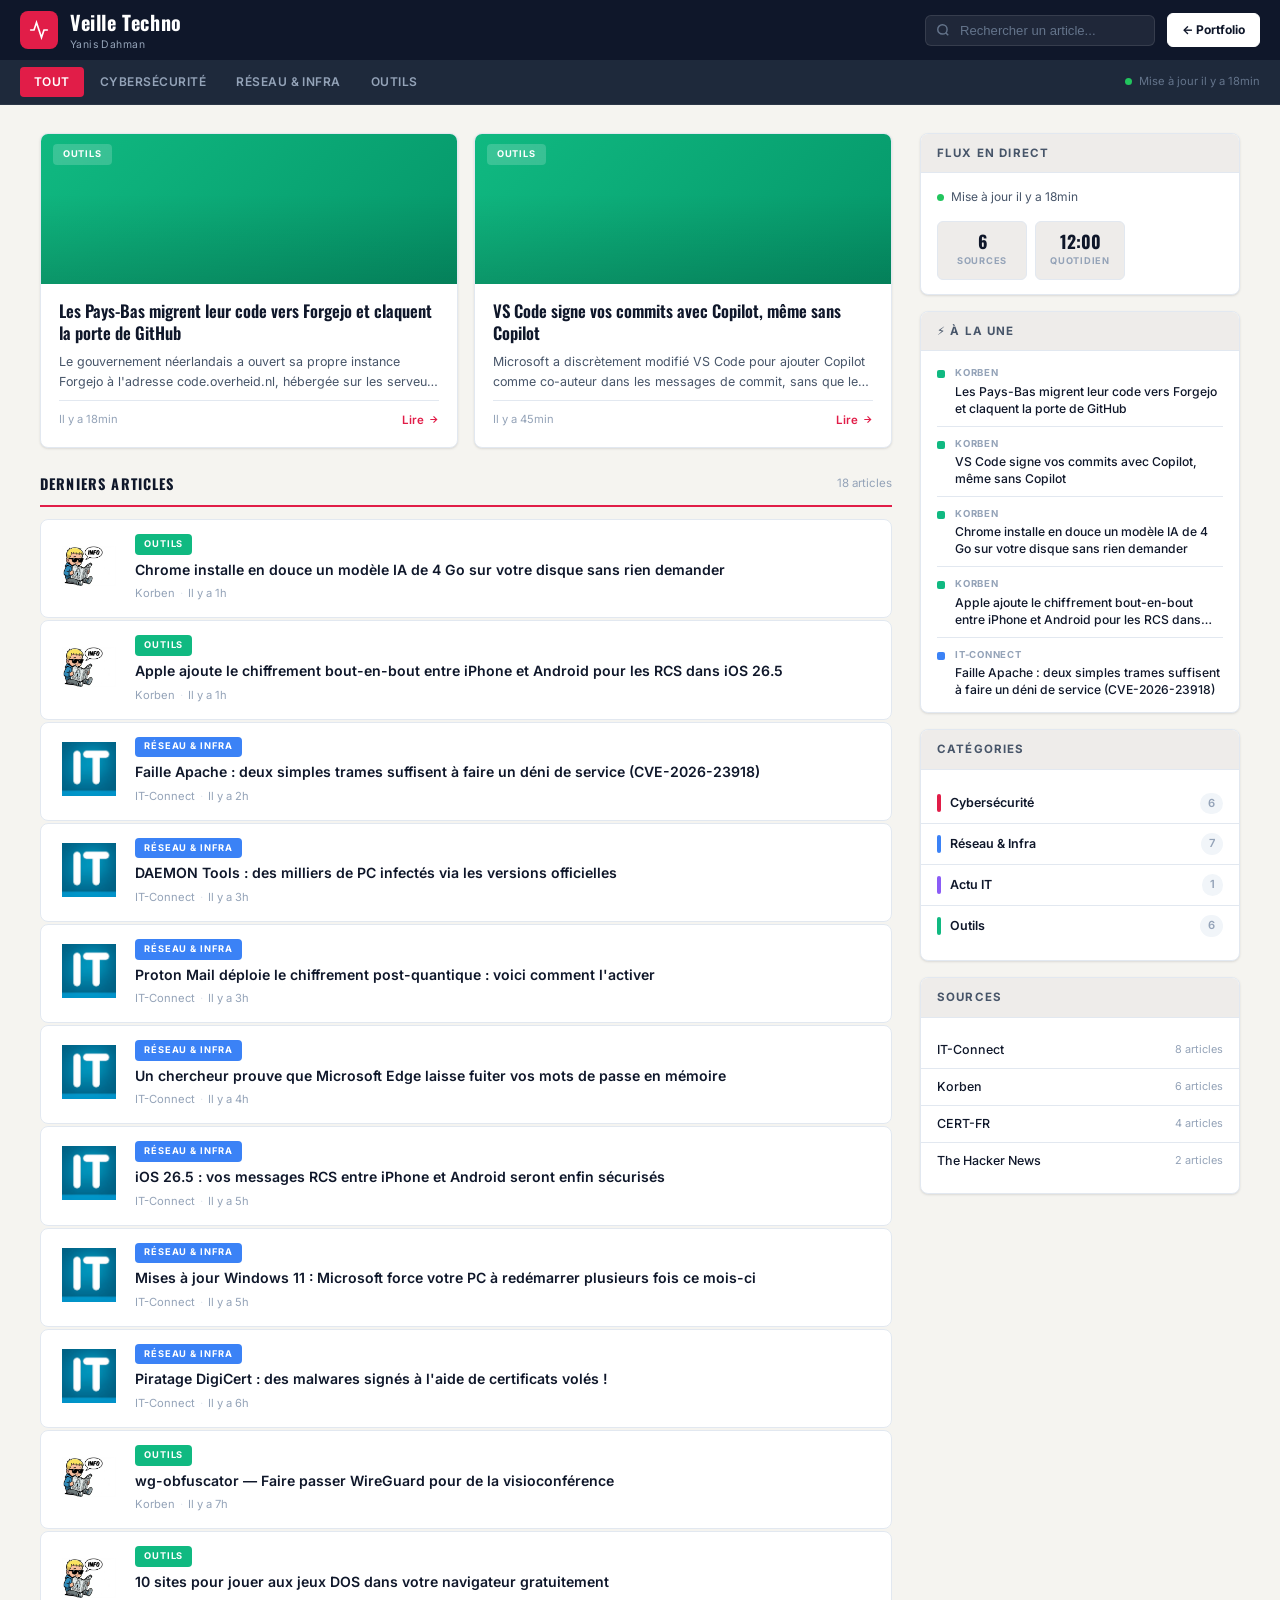
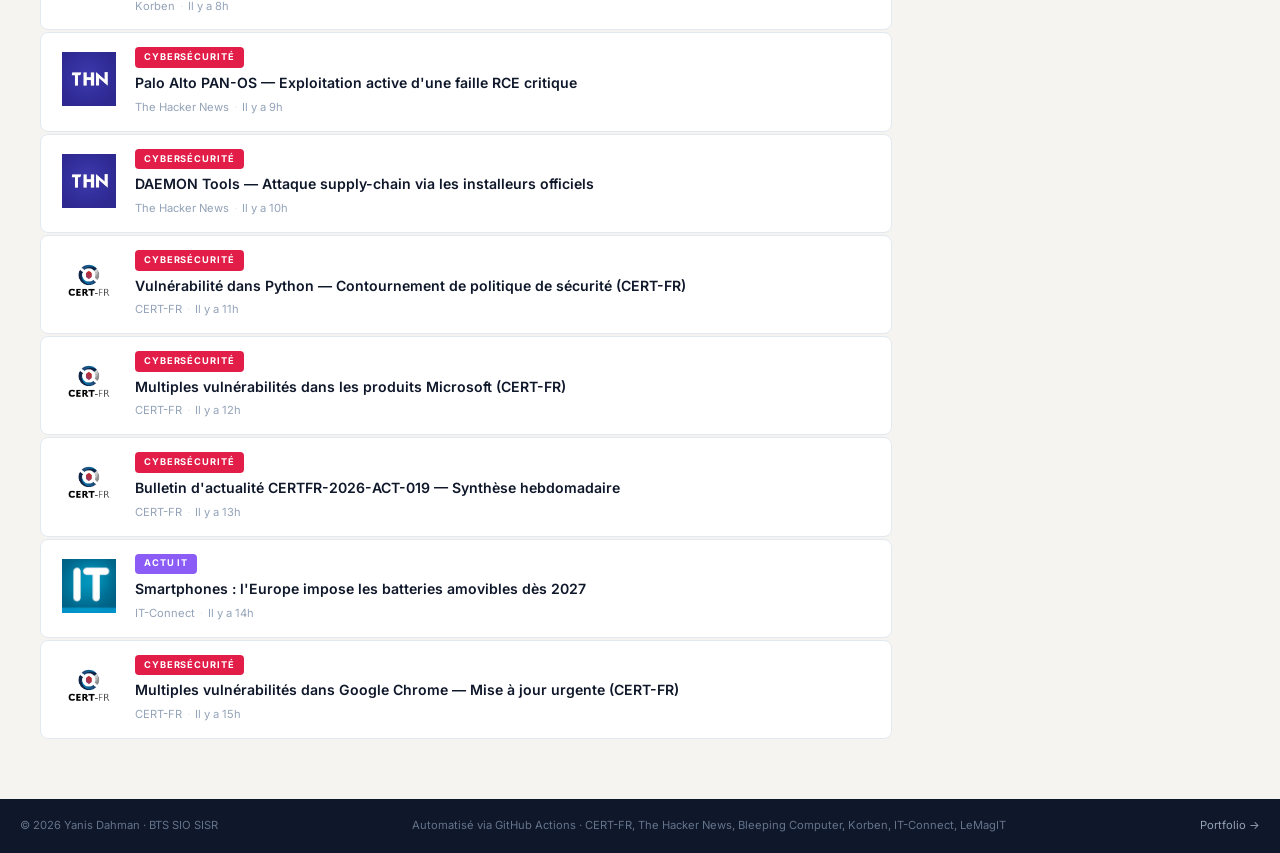
<file: veille-tech/index.html>
<!DOCTYPE html>
<html lang="fr" style="color-scheme:light">
<head>
  <meta charset="UTF-8" />
  <meta name="viewport" content="width=device-width, initial-scale=1.0" />
  <title>Veille Technologique — Yanis Dahman</title>
  <meta name="description" content="Dashboard de veille cybersécurité, réseau et IT — mis à jour automatiquement via GitHub Actions." />
  <link rel="preconnect" href="https://fonts.googleapis.com" />
  <link rel="preconnect" href="https://fonts.gstatic.com" crossorigin />
  <link href="https://fonts.googleapis.com/css2?family=Inter:wght@400;500;600;700&family=Oswald:wght@500;600;700&display=swap" rel="stylesheet" />
  <link rel="stylesheet" href="css/style.css" />
</head>
<body>

  <!-- ═══ HEADER ════════════════════════════════════════════════════════════ -->
  <header class="site-header">
    <div class="hdr-inner">
      <a href="/" class="brand">
        <div class="brand-icon">
          <svg width="20" height="20" viewBox="0 0 24 24" fill="none" stroke="currentColor" stroke-width="2" stroke-linecap="round"><path d="M22 12h-4l-3 9L9 3l-3 9H2"/></svg>
        </div>
        <div class="brand-text">
          <span class="brand-name">Veille Techno</span>
          <span class="brand-tagline">Yanis Dahman</span>
        </div>
      </a>
      <div class="hdr-right">
        <div class="hdr-search">
          <svg width="14" height="14" viewBox="0 0 24 24" fill="none" stroke="currentColor" stroke-width="2.5"><circle cx="11" cy="11" r="8"/><path d="m21 21-4.35-4.35"/></svg>
          <input type="text" id="searchInput" placeholder="Rechercher un article..." autocomplete="off" />
        </div>
        <a class="hdr-btn hdr-btn--primary" onclick="history.length>1?history.back():window.location='../#veille'" style="cursor:pointer">← Portfolio</a>
      </div>
    </div>
  </header>

  <!-- ═══ CATEGORY NAV ══════════════════════════════════════════════════════ -->
  <nav class="cat-nav">
    <div class="catnav-inner">
      <div class="catnav-links" id="catNav">
        <a class="catlink active" data-cat="all">Tout</a>
        <a class="catlink" data-cat="cybersecurite">Cybersécurité</a>
        <a class="catlink" data-cat="reseau">Réseau &amp; Infra</a>
        <a class="catlink" data-cat="outils">Outils</a>
      </div>
      <div class="catnav-status">
        <span class="live-dot"></span>
        <span id="navStatus">Chargement...</span>
      </div>
    </div>
  </nav>

  <!-- ═══ PAGE BODY ══════════════════════════════════════════════════════════ -->
  <div class="page-body">

    <!-- MAIN CONTENT -->
    <main class="content-col">

      <div class="loading-state" id="loadingState">
        <div class="spinner"></div>
        <p>Récupération des articles...</p>
      </div>

      <!-- Featured cards (top 2) -->
      <div class="featured-grid" id="featuredGrid"></div>

      <!-- Divider -->
      <div class="list-header" id="listHeader" hidden>
        <span class="list-header-label" id="listLabel">Derniers articles</span>
        <span class="list-header-count" id="listCount"></span>
      </div>

      <!-- Article list -->
      <div class="article-list" id="articleList"></div>

      <!-- Empty state -->
      <div class="empty-state" id="emptyState" hidden>
        <svg width="40" height="40" viewBox="0 0 24 24" fill="none" stroke="currentColor" stroke-width="1.5"><circle cx="11" cy="11" r="8"/><path d="m21 21-4.35-4.35"/></svg>
        <p class="empty-title">Aucun résultat</p>
        <p class="empty-sub">Essayez un autre filtre ou mot-clé.</p>
      </div>

    </main>

    <!-- SIDEBAR -->
    <aside class="sidebar-col">

      <!-- Stats -->
      <div class="widget">
        <div class="widget-hdr">Flux en direct</div>
        <div class="widget-body">
          <div class="stat-live">
            <span class="live-dot"></span>
            <span id="statUpdated">Chargement...</span>
          </div>
          <div class="stat-grid">
            <div class="stat-box">
              <span class="stat-n">6</span>
              <span class="stat-l">sources</span>
            </div>
            <div class="stat-box">
              <span class="stat-n">12:00</span>
              <span class="stat-l">Quotidien</span>
            </div>
          </div>
        </div>
      </div>

      <!-- Top stories -->
      <div class="widget">
        <div class="widget-hdr">⚡ À la une</div>
        <div class="widget-body" id="topWidget">
          <div class="wi-skel"></div>
          <div class="wi-skel"></div>
          <div class="wi-skel"></div>
          <div class="wi-skel"></div>
          <div class="wi-skel"></div>
        </div>
      </div>

      <!-- Categories -->
      <div class="widget">
        <div class="widget-hdr">Catégories</div>
        <div class="widget-body" id="catsWidget"></div>
      </div>

      <!-- Sources -->
      <div class="widget">
        <div class="widget-hdr">Sources</div>
        <div class="widget-body" id="sourcesWidget"></div>
      </div>

    </aside>
  </div>

  <!-- ═══ FOOTER ════════════════════════════════════════════════════════════ -->
  <footer class="site-footer">
    <div class="footer-inner">
      <span>© 2026 Yanis Dahman · BTS SIO SISR</span>
      <span>Automatisé via GitHub Actions · CERT-FR, The Hacker News, Bleeping Computer, Korben, IT-Connect, LeMagIT</span>
      <a href="../#veille" target="_blank" rel="noopener">Portfolio →</a>
    </div>
  </footer>

  <script src="js/main.js"></script>
</body>
</html>
</file>
<file: veille-tech/css/style.css>
/* ═══ RESET & BASE ══════════════════════════════════════════════════════ */
*, *::before, *::after { box-sizing: border-box; margin: 0; padding: 0; }
html { font-size: 16px; scroll-behavior: smooth; }
body {
  font-family: 'Inter', system-ui, sans-serif;
  background: #F5F4F0;
  color: #0f172a;
  line-height: 1.6;
  min-height: 100vh;
  -webkit-font-smoothing: antialiased;
}
a { text-decoration: none; color: inherit; }
img { display: block; max-width: 100%; }
button { font-family: inherit; cursor: pointer; border: none; background: none; }

/* ═══ TOKENS ════════════════════════════════════════════════════════════ */
:root {
  --hdr:       #0f172a;
  --hdr2:      #1e293b;
  --nav:       #1e293b;
  --bg:        #F5F4F0;
  --card:      #ffffff;
  --text:      #0f172a;
  --text2:     #475569;
  --text3:     #94a3b8;
  --border:    #e2e8f0;
  --shadow:    0 1px 3px rgba(0,0,0,.07), 0 1px 2px rgba(0,0,0,.05);
  --shadow-lg: 0 4px 16px rgba(0,0,0,.10);
  --r:         8px;
  --ease:      cubic-bezier(0.22, 1, 0.36, 1);

  --cyber:     #e11d48;
  --cyber2:    #be123c;
  --reseau:    #3b82f6;
  --reseau2:   #2563eb;
  --actu:      #8b5cf6;
  --actu2:     #7c3aed;
  --outils:    #10b981;
  --outils2:   #059669;
}

/* ═══ LAYOUT ════════════════════════════════════════════════════════════ */
.page-body {
  max-width: 1240px;
  margin: 0 auto;
  padding: 28px 20px 60px;
  display: grid;
  grid-template-columns: 1fr 320px;
  gap: 28px;
  align-items: start;
}

/* ═══ HEADER ════════════════════════════════════════════════════════════ */
.site-header {
  background: var(--hdr);
  padding: 0 20px;
  position: sticky;
  top: 0;
  z-index: 200;
}
.hdr-inner {
  max-width: 1240px;
  margin: 0 auto;
  height: 60px;
  display: flex;
  align-items: center;
  justify-content: space-between;
  gap: 20px;
}
.brand {
  display: flex;
  align-items: center;
  gap: 12px;
  text-decoration: none;
}
.brand-icon {
  width: 38px; height: 38px;
  background: var(--cyber);
  border-radius: 8px;
  display: flex; align-items: center; justify-content: center;
  color: white;
  flex-shrink: 0;
}
.brand-name {
  display: block;
  font-family: 'Oswald', sans-serif;
  font-size: 1.25rem;
  font-weight: 700;
  color: #fff;
  letter-spacing: .03em;
}
.brand-tagline {
  display: block;
  font-size: .65rem;
  color: #94a3b8;
  letter-spacing: .04em;
  margin-top: -1px;
}
.hdr-right {
  display: flex;
  align-items: center;
  gap: 12px;
}
.hdr-search {
  position: relative;
  display: flex;
  align-items: center;
}
.hdr-search svg {
  position: absolute;
  left: 11px;
  color: #64748b;
  pointer-events: none;
}
.hdr-search input {
  background: rgba(255,255,255,.07);
  border: 1px solid rgba(255,255,255,.1);
  border-radius: 6px;
  padding: 7px 12px 7px 34px;
  font-size: .82rem;
  color: #e2e8f0;
  width: 230px;
  outline: none;
  transition: border-color .2s, background .2s;
}
.hdr-search input::placeholder { color: #64748b; }
.hdr-search input:focus {
  border-color: rgba(255,255,255,.25);
  background: rgba(255,255,255,.1);
}
.hdr-btn {
  font-size: .75rem;
  font-weight: 600;
  color: #94a3b8;
  padding: 6px 14px;
  border: 1px solid rgba(255,255,255,.1);
  border-radius: 6px;
  transition: color .2s, border-color .2s, background .2s;
  white-space: nowrap;
}
.hdr-btn:hover { color: #fff; border-color: rgba(255,255,255,.25); }
.hdr-btn--primary {
  background: #fff;
  color: #0f172a;
  border-color: #fff;
  font-weight: 700;
}
.hdr-btn--primary:hover {
  background: #F5F4F0;
  color: #0f172a;
  border-color: #F5F4F0;
}

/* ═══ CATEGORY NAV ══════════════════════════════════════════════════════ */
.cat-nav {
  background: var(--nav);
  border-bottom: 1px solid rgba(255,255,255,.06);
  padding: 0 20px;
  position: sticky;
  top: 60px;
  z-index: 199;
}
.catnav-inner {
  max-width: 1240px;
  margin: 0 auto;
  height: 44px;
  display: flex;
  align-items: center;
  justify-content: space-between;
}
.catnav-links {
  display: flex;
  gap: 2px;
}
.catlink {
  font-size: .75rem;
  font-weight: 600;
  letter-spacing: .04em;
  text-transform: uppercase;
  color: #94a3b8;
  padding: 5px 14px;
  border-radius: 4px;
  cursor: pointer;
  transition: color .18s, background .18s;
}
.catlink:hover { color: #e2e8f0; background: rgba(255,255,255,.05); }
.catlink.active { color: #fff; background: var(--cyber); }
.catlink[data-cat="reseau"].active   { background: var(--reseau); }
.catlink[data-cat="actu"].active     { background: var(--actu); }
.catlink[data-cat="outils"].active   { background: var(--outils); }

.catnav-status {
  display: flex;
  align-items: center;
  gap: 7px;
  font-size: .7rem;
  color: #64748b;
}
.live-dot {
  width: 7px; height: 7px;
  background: #22c55e;
  border-radius: 50%;
  flex-shrink: 0;
  animation: livepulse 2.5s ease-in-out infinite;
}
@keyframes livepulse {
  0%,100% { opacity:1; transform:scale(1); }
  50%     { opacity:.4; transform:scale(.75); }
}

/* ═══ LOADING ═══════════════════════════════════════════════════════════ */
.loading-state {
  text-align: center;
  padding: 80px 20px;
  color: var(--text2);
}
.spinner {
  width: 28px; height: 28px;
  border: 2px solid var(--border);
  border-top-color: var(--cyber);
  border-radius: 50%;
  animation: spin .6s linear infinite;
  margin: 0 auto 14px;
}
@keyframes spin { to { transform: rotate(360deg); } }

/* ═══ FEATURED CARDS ═════════════════════════════════════════════════════*/
.featured-grid {
  display: grid;
  grid-template-columns: 1fr 1fr;
  gap: 16px;
  margin-bottom: 24px;
}
.fc {
  background: var(--card);
  border-radius: var(--r);
  border: 1px solid var(--border);
  overflow: hidden;
  display: flex;
  flex-direction: column;
  box-shadow: var(--shadow);
  cursor: pointer;
}

/* Colored thumb */
.fc-thumb {
  height: 150px;
  position: relative;
  display: flex;
  align-items: center;
  justify-content: center;
  overflow: hidden;
}
.fc-thumb::before {
  content: '';
  position: absolute;
  inset: 0;
  background-image:
    linear-gradient(rgba(255,255,255,.06) 1px, transparent 1px),
    linear-gradient(90deg, rgba(255,255,255,.06) 1px, transparent 1px);
  background-size: 28px 28px;
}
.fc-thumb::after {
  content: '';
  position: absolute;
  inset: 0;
  background: linear-gradient(to bottom, transparent 40%, rgba(0,0,0,.15));
}

.fc-cat-cybersecurite .fc-thumb { background: linear-gradient(135deg, var(--cyber), var(--cyber2)); }
.fc-cat-reseau        .fc-thumb { background: linear-gradient(135deg, var(--reseau), var(--reseau2)); }
.fc-cat-actu          .fc-thumb { background: linear-gradient(135deg, var(--actu), var(--actu2)); }
.fc-cat-outils        .fc-thumb { background: linear-gradient(135deg, var(--outils), var(--outils2)); }

.fc-source {
  font-family: 'Oswald', sans-serif;
  font-size: 1.1rem;
  font-weight: 700;
  color: rgba(255,255,255,.85);
  letter-spacing: .08em;
  text-transform: uppercase;
  position: relative;
  z-index: 1;
  text-shadow: 0 2px 8px rgba(0,0,0,.25);
}
.fc-cat-badge {
  position: absolute;
  top: 10px;
  left: 12px;
  z-index: 2;
  font-size: .58rem;
  font-weight: 700;
  letter-spacing: .1em;
  text-transform: uppercase;
  padding: .2rem .6rem;
  border-radius: 4px;
  background: rgba(255,255,255,.18);
  color: #fff;
  backdrop-filter: blur(4px);
}
.fc-body {
  padding: 16px 18px 18px;
  display: flex;
  flex-direction: column;
  gap: 8px;
  flex: 1;
}
.fc-title {
  font-family: 'Oswald', sans-serif;
  font-size: 1.05rem;
  font-weight: 600;
  line-height: 1.3;
  color: var(--text);
  display: -webkit-box;
  -webkit-line-clamp: 3;
  -webkit-box-orient: vertical;
  overflow: hidden;
}
.fc-title a { color: inherit; }
.fc-title a:hover { color: var(--cyber); }
.fc-desc {
  font-size: .78rem;
  color: var(--text2);
  line-height: 1.6;
  display: -webkit-box;
  -webkit-line-clamp: 2;
  -webkit-box-orient: vertical;
  overflow: hidden;
  flex: 1;
}
.fc-footer {
  display: flex;
  align-items: center;
  justify-content: space-between;
  padding-top: 10px;
  border-top: 1px solid var(--border);
  margin-top: auto;
}
.fc-time { font-size: .7rem; color: var(--text3); }
.fc-read {
  font-size: .72rem;
  font-weight: 600;
  color: var(--cyber);
  display: flex;
  align-items: center;
  gap: 4px;
  transition: gap .2s;
}
.fc:hover .fc-read { gap: 7px; }

/* ═══ LIST HEADER ════════════════════════════════════════════════════════ */
.list-header {
  display: flex;
  align-items: center;
  justify-content: space-between;
  margin-bottom: 12px;
  padding-bottom: 10px;
  border-bottom: 2px solid var(--cyber);
}
.list-header-label {
  font-family: 'Oswald', sans-serif;
  font-size: .9rem;
  font-weight: 700;
  letter-spacing: .08em;
  text-transform: uppercase;
  color: var(--text);
}
.list-header-count {
  font-size: .72rem;
  color: var(--text3);
}

/* ═══ ARTICLE LIST ═══════════════════════════════════════════════════════ */
.article-list {
  display: flex;
  flex-direction: column;
  gap: 2px;
}
.li-item {
  background: var(--card);
  border: 1px solid var(--border);
  border-radius: var(--r);
  padding: 14px 16px;
  display: flex;
  align-items: flex-start;
  gap: 14px;
  cursor: pointer;
}
.li-thumb {
  width: 46px;
  height: 60px;
  border-radius: 6px;
  flex-shrink: 0;
  display: flex;
  align-items: center;
  justify-content: center;
  font-family: 'Oswald', sans-serif;
  font-size: 1rem;
  font-weight: 700;
  color: #fff;
  letter-spacing: .04em;
  position: relative;
  overflow: hidden;
}
.li-thumb::before {
  content: '';
  position: absolute;
  inset: 0;
  background-image:
    linear-gradient(rgba(255,255,255,.08) 1px, transparent 1px),
    linear-gradient(90deg, rgba(255,255,255,.08) 1px, transparent 1px);
  background-size: 10px 10px;
}
.li-cat-cybersecurite { background: linear-gradient(135deg, var(--cyber), var(--cyber2)); }
.li-cat-reseau        { background: linear-gradient(135deg, var(--reseau), var(--reseau2)); }
.li-cat-actu          { background: linear-gradient(135deg, var(--actu), var(--actu2)); }
.li-cat-outils        { background: linear-gradient(135deg, var(--outils), var(--outils2)); }

/* Logo source dans liste */
.li-thumb-logo { background: #fff; width: 64px; height: 64px; padding: 5px; }
.li-logo { width: 100%; height: 100%; object-fit: contain; position: relative; z-index: 1; }
.li-init { position: relative; z-index: 1; }

/* Image featured card */
.fc-img {
  position: absolute;
  inset: 0;
  width: 100%;
  height: 100%;
  object-fit: cover;
  z-index: 0;
}
.fc-has-img .fc-thumb::before { display: none; }
.fc-has-img .fc-cat-badge { z-index: 1; }
.fc-has-img .fc-source { display: none; }


.li-content { flex: 1; min-width: 0; }
.li-top {
  display: flex;
  align-items: center;
  gap: 8px;
  margin-bottom: 5px;
}
.li-badge {
  font-size: .58rem;
  font-weight: 700;
  letter-spacing: .1em;
  text-transform: uppercase;
  padding: .18rem .55rem;
  border-radius: 4px;
  color: #fff;
  flex-shrink: 0;
}
.badge-cybersecurite { background: var(--cyber); }
.badge-reseau        { background: var(--reseau); }
.badge-actu          { background: var(--actu); }
.badge-outils        { background: var(--outils); }

.li-title {
  font-size: .88rem;
  font-weight: 600;
  line-height: 1.4;
  color: var(--text);
  display: -webkit-box;
  -webkit-line-clamp: 2;
  -webkit-box-orient: vertical;
  overflow: hidden;
  margin-bottom: 6px;
}
.li-title a { color: inherit; }
.li-title a:hover { color: var(--cyber); }
.li-meta {
  font-size: .7rem;
  color: var(--text3);
  display: flex;
  align-items: center;
  gap: 5px;
}
.li-sep { color: var(--border); }

/* ═══ EMPTY STATE ════════════════════════════════════════════════════════ */
.empty-state {
  text-align: center;
  padding: 60px 20px;
  color: var(--text2);
}
.empty-state svg { margin: 0 auto 16px; color: var(--text3); }
.empty-title { font-family: 'Oswald', sans-serif; font-size: 1.1rem; font-weight: 600; color: var(--text); margin-bottom: 6px; }
.empty-sub { font-size: .82rem; }

/* ═══ SIDEBAR ════════════════════════════════════════════════════════════ */
.sidebar-col {
  display: flex;
  flex-direction: column;
  gap: 16px;
  position: sticky;
  top: 116px;
}
.widget {
  background: var(--card);
  border: 1px solid var(--border);
  border-radius: var(--r);
  box-shadow: var(--shadow);
  overflow: hidden;
}
.widget-hdr {
  font-size: .72rem;
  font-weight: 700;
  letter-spacing: .1em;
  text-transform: uppercase;
  color: var(--text2);
  background: #EEECEA;
  border-bottom: 1px solid var(--border);
  padding: 10px 16px;
}
.widget-body { padding: 14px 16px; }

/* Stats widget */
.stat-live {
  display: flex;
  align-items: center;
  gap: 7px;
  font-size: .75rem;
  color: var(--text2);
  margin-bottom: 14px;
}
.stat-grid {
  display: grid;
  grid-template-columns: repeat(3, 1fr);
  gap: 8px;
}
.stat-box {
  background: #EEECEA;
  border: 1px solid var(--border);
  border-radius: 6px;
  padding: 10px 6px;
  text-align: center;
}
.stat-n {
  display: block;
  font-family: 'Oswald', sans-serif;
  font-size: 1.1rem;
  font-weight: 700;
  color: var(--text);
  line-height: 1.1;
}
.stat-l {
  display: block;
  font-size: .58rem;
  font-weight: 700;
  letter-spacing: .08em;
  text-transform: uppercase;
  color: var(--text3);
  margin-top: 3px;
}

/* Top stories widget */
.wi-item {
  display: flex;
  align-items: flex-start;
  gap: 10px;
  padding: 9px 0;
  border-bottom: 1px solid var(--border);
  text-decoration: none;
}
.wi-item:last-child { border-bottom: none; padding-bottom: 0; }
.wi-item:first-child { padding-top: 0; }
.wi-dot {
  width: 8px; height: 8px;
  border-radius: 2px;
  flex-shrink: 0;
  margin-top: 5px;
}
.wi-dot-cybersecurite { background: var(--cyber); }
.wi-dot-reseau        { background: var(--reseau); }
.wi-dot-actu          { background: var(--actu); }
.wi-dot-outils        { background: var(--outils); }

.wi-body { flex: 1; min-width: 0; }
.wi-source {
  font-size: .6rem;
  font-weight: 700;
  letter-spacing: .08em;
  text-transform: uppercase;
  color: var(--text3);
  display: block;
  margin-bottom: 2px;
}
.wi-title {
  font-size: .76rem;
  font-weight: 500;
  line-height: 1.4;
  color: var(--text);
  display: -webkit-box;
  -webkit-line-clamp: 2;
  -webkit-box-orient: vertical;
  overflow: hidden;
  transition: color .15s;
}
.wi-item:hover .wi-title { color: var(--cyber); }

/* Skeleton */
.wi-skel {
  height: 44px;
  background: linear-gradient(90deg, #f1f5f9 25%, #e2e8f0 50%, #f1f5f9 75%);
  background-size: 200% 100%;
  border-radius: 6px;
  animation: skelwave 1.5s infinite;
  margin-bottom: 6px;
}
.wi-skel:last-child { margin-bottom: 0; }
@keyframes skelwave {
  0%   { background-position: 200% 0; }
  100% { background-position: -200% 0; }
}

/* Categories widget */
.cat-row {
  display: flex;
  align-items: center;
  justify-content: space-between;
  padding: 8px 0;
  border-bottom: 1px solid var(--border);
  cursor: pointer;
  transition: background .15s;
  margin: 0 -16px;
  padding: 9px 16px;
}
.cat-row:last-child { border-bottom: none; }
.cat-row:hover { background: #EEECEA; }
.cat-row-left {
  display: flex;
  align-items: center;
  gap: 9px;
}
.cat-bar {
  width: 4px;
  height: 18px;
  border-radius: 2px;
  flex-shrink: 0;
}
.cat-bar-cybersecurite { background: var(--cyber); }
.cat-bar-reseau        { background: var(--reseau); }
.cat-bar-actu          { background: var(--actu); }
.cat-bar-outils        { background: var(--outils); }

.cat-row-name { font-size: .78rem; font-weight: 600; color: var(--text); }
.cat-row-count {
  font-size: .7rem;
  font-weight: 600;
  color: var(--text3);
  background: #f1f5f9;
  padding: 2px 8px;
  border-radius: 20px;
}

/* Sources widget */
.source-row {
  display: flex;
  align-items: center;
  justify-content: space-between;
  padding: 8px 16px;
  margin: 0 -16px;
  border-bottom: 1px solid var(--border);
}
.source-row:last-child { border-bottom: none; }
.source-name { font-size: .78rem; font-weight: 500; color: var(--text); }
.source-count { font-size: .68rem; color: var(--text3); }

/* ═══ FOOTER ════════════════════════════════════════════════════════════ */
.site-footer {
  background: var(--hdr);
  padding: 18px 20px;
  margin-top: 0;
}
.footer-inner {
  max-width: 1240px;
  margin: 0 auto;
  display: flex;
  align-items: center;
  justify-content: space-between;
  gap: 20px;
  font-size: .7rem;
  color: #64748b;
  flex-wrap: wrap;
}
.footer-inner a { color: #94a3b8; transition: color .18s; }
.footer-inner a:hover { color: #fff; }

/* ═══ ANIMATION ══════════════════════════════════════════════════════════ */
.fc, .li-item {
  animation: fadeup .35s var(--ease) both;
}
@keyframes fadeup {
  from { opacity: 0; transform: translateY(8px); }
  to   { opacity: 1; transform: translateY(0); }
}

/* ═══ RESPONSIVE ═════════════════════════════════════════════════════════ */
@media (max-width: 1024px) {
  .page-body { grid-template-columns: 1fr 280px; }
}
@media (max-width: 768px) {
  .page-body { grid-template-columns: 1fr; }
  .sidebar-col { position: static; }
  .featured-grid { grid-template-columns: 1fr; }
  .hdr-search input { width: 160px; }
  .brand-tagline { display: none; }
  .catnav-status { display: none; }
}
@media (max-width: 480px) {
  .hdr-search { display: none; }
  .catnav-links { gap: 0; }
  .catlink { padding: 5px 10px; font-size: .68rem; }
}
</file>
